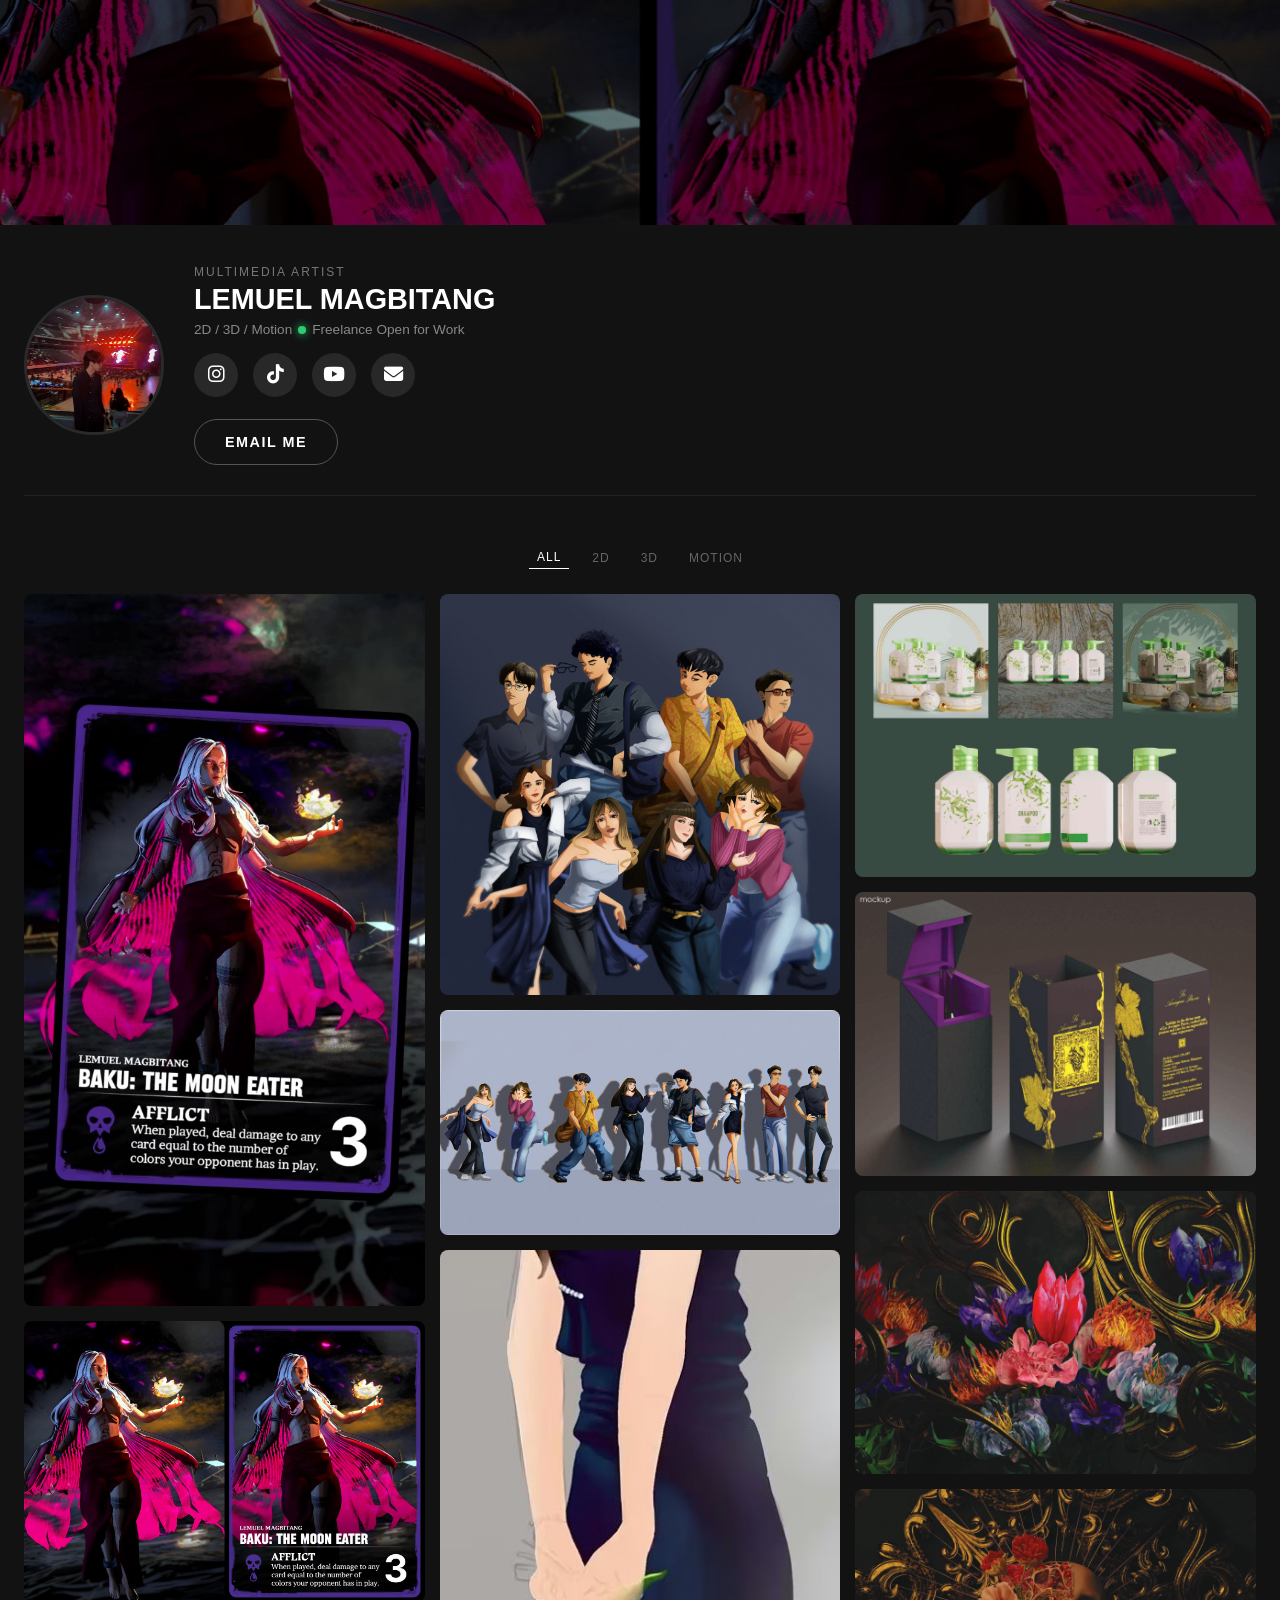
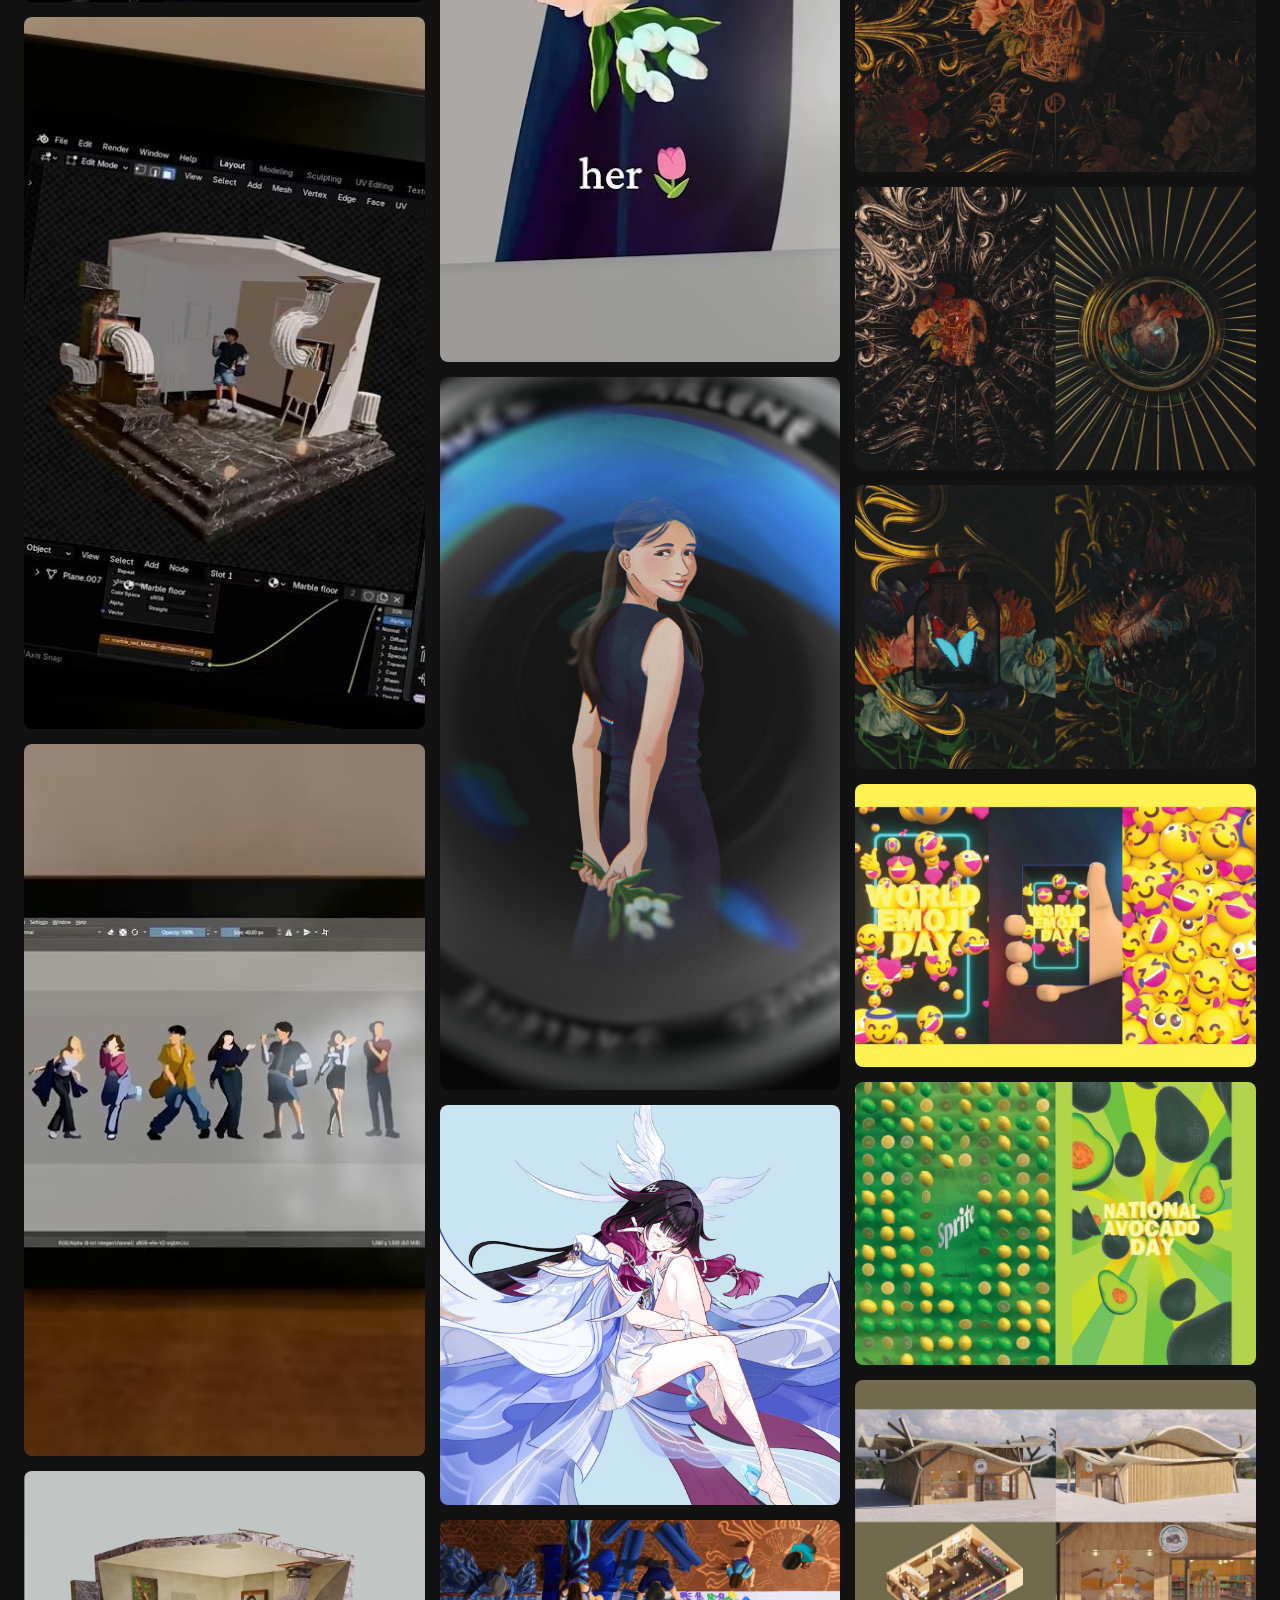
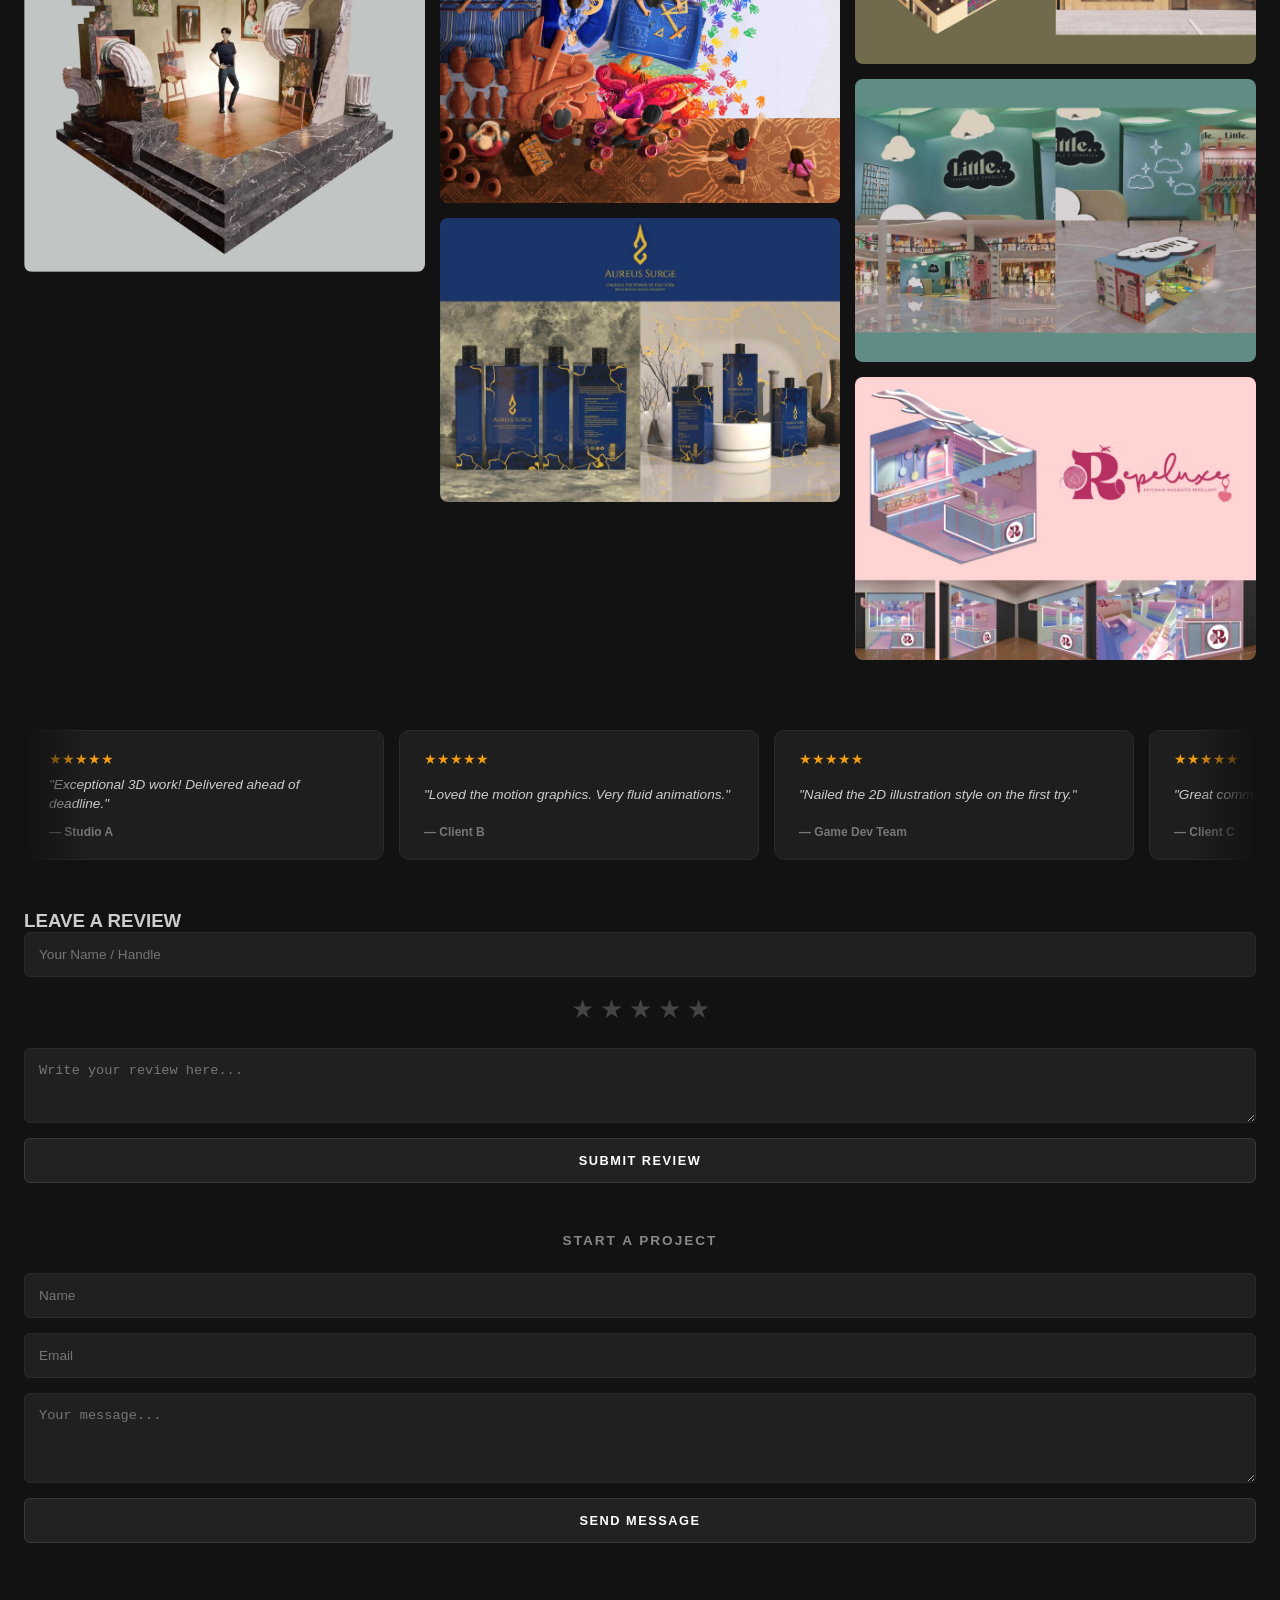
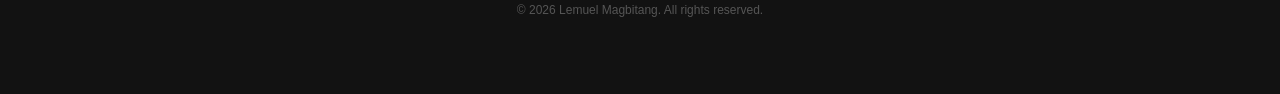
<file: index.html>
<!DOCTYPE html>
<html lang="en">
<head>
  <meta charset="UTF-8">
  <meta name="viewport" content="width=device-width, initial-scale=1.0">
  <title>Lemuel Magbitang | Multimedia Artist</title>
  
  <!-- Add your custom favicon/logo here -->
  <link rel="icon" type="image/jpeg" href="assets/profile.jpg">

  <link rel="stylesheet" href="css/style.css">
  <link rel="stylesheet" href="https://cdnjs.cloudflare.com/ajax/libs/font-awesome/6.4.0/css/all.min.css">
  <script src="js/script.js" defer></script>
</head>
<body>

  <!-- AUTOMATIC HERO BANNER (Pulls from latest gallery items automatically) -->
  <div class="hero-banner" id="heroBanner"></div>

  <main class="container">
    
    <!-- HEADER -->
    <header class="header">
      <img src="assets/profile.jpg" alt="Lemuel Magbitang" class="profile-pic">
      <div class="header-info">
        <span class="subtext-header">MULTIMEDIA ARTIST</span>
        <h1 class="name">LEMUEL MAGBITANG</h1>
        <p class="tagline">2D / 3D / Motion <span class="status-dot"></span> Freelance Open for Work</p>
        
        <div class="social-icons">
          <a href="https://www.instagram.com/llem_09?stkn=MjJyZnppdnZuMXB4" target="_blank" aria-label="Instagram"><i class="fa-brands fa-instagram"></i></a>
          <a href="https://www.tiktok.com/@artsoflem?_r=1&_t=ZS-99WQzkZcFst" target="_blank" aria-label="TikTok"><i class="fa-brands fa-tiktok"></i></a>
          <a href="https://youtube.com/@aol_lem?si=N5Up9vFaqnFI5G1z" target="_blank" aria-label="YouTube"><i class="fa-brands fa-youtube"></i></a>
          <a href="mailto:lemuelmagbitangt@gmail.com" aria-label="Email"><i class="fa-solid fa-envelope"></i></a>
        </div>
        <a href="mailto:lemuelmagbitangt@gmail.com" class="email-btn">EMAIL ME</a>
      </div>
    </header>

    <!-- PORTFOLIO SECTION -->
    <section class="section">
      <div class="filter-tabs">
        <button class="tab-btn active" data-filter="all">ALL</button>
        <button class="tab-btn" data-filter="2d">2D</button>
        <button class="tab-btn" data-filter="3d">3D</button>
        <button class="tab-btn" data-filter="motion">MOTION</button>
      </div>

      <div class="gallery-grid" id="galleryGrid">

        <!-- Gauntlet of Gods Render Challenge Baku:The Moon Eater ) -->
        <div class="gallery-item motion" data-youtube="https://www.youtube.com/shorts/9VeBW7Nd1Hc" data-desc="Gauntlet of Gods Render Challenge">
          <img src="assets/motion/thumbnail1.jpg" alt="Gauntlet of Gods Render Challenge Baku:The Moon Eater">
        </div>
        <!-- Gauntlet of Gods Render Challenge Baku:The Moon Eater Card ) -->
        <div class="gallery-item 3d" data-desc="Gauntlet of Gods Render Challenge Card">
          <img src="assets/3d/artwork0.jpg" alt="Baku:The Moon Eater Card">
        </div>
        <!-- Friends Gacha Animation 3D BTS ) -->
        <div class="gallery-item motion" data-youtube="https://www.youtube.com/shorts/fkiNDj_1gO4" data-desc="Personal Project">
          <img src="assets/motion/thumbnail3.jpg" alt="Friends Gacha Animation 3D BTS">
          </div>
        <!-- Friends Gacha Animation 2D BTS ) -->
        <div class="gallery-item motion" data-youtube="https://www.youtube.com/shorts/L8Wi_eQl8V4" data-desc="Personal Project">
          <img src="assets/motion/thumbnail2.jpg" alt="Friends Gacha Animation 2D BTS">
        </div>
        <!-- Friends Gacha Animation ) -->
        <div class="gallery-item motion" data-youtube="https://www.youtube.com/shorts/0jtvsBLRV7o" data-desc="Personal Project">
          <img src="assets/motion/thumbnail0.jpg" alt="Friends Gacha Animation">
        </div>
        <!-- Friends Gacha 2D Illustration 1 ) -->
        <div class="gallery-item 2d" data-desc="Personal Project">
          <img src="assets/2d/artwork3.jpg" alt="2D Illustration">
        </div>
        <!-- Friends Gacha 2D Illustration 0 ) -->
        <div class="gallery-item 2d" data-desc="Personal Project">
          <img src="assets/2d/artwork2.jpg" alt="2D Illustration">
        </div>
        <!-- Hons 2D Illustration BTS ) -->
        <div class="gallery-item motion" data-youtube="https://www.youtube.com/shorts/p1SZo1EydHA" data-desc="Personal Project">
          <img src="assets/motion/thumbnail4.jpg" alt="2D Illustration">
        </div>
        <!-- Hons 2D Illustration ) -->
        <div class="gallery-item 2d" data-desc="Personal Project">
          <img src="assets/2d/artwork1.jpg" alt="2D Illustration">
        </div>
        <!-- Columbina Illustration ) -->
        <div class="gallery-item 2d" data-desc="Character Design">
          <img src="assets/2d/artwork0.jpg" alt="2D Illustration">
        </div>
        <!-- 57th Shells NSAC Digital Fine Arts  ) -->
        <div class="gallery-item 2d" data-desc="5th Place - Shell National Student Art Competition">
          <img src="assets/2d/artwork4.jpg" alt="2D Illustration">
        </div>
        <!-- Product Visualization 0  ) -->
        <div class="gallery-item 3d" data-desc="Product Visualization - Aureus Surge Mens Shampoo">
          <img src="assets/3d/artwork1.jpg" alt="3D Product Visualization - Aureus Surge Mens Shampoo">
        </div>
        <!-- Product Visualization 1  ) -->
        <div class="gallery-item 3d" data-desc="Product Visualization - Moisturizing Shampoo">
          <img src="assets/3d/artwork2.jpg" alt="3D Product Visualization - Moisturizing Shampoo">
        </div>
        <!-- Product Packaging Mockup  ) -->
        <div class="gallery-item 3d" data-desc="Product Packaging Mockup">
          <img src="assets/3d/artwork3.jpg" alt="3D Product Packaging Mockup">
        </div>
        <!-- 3D Illustration 0  ) -->
        <div class="gallery-item 3d" data-desc="3D Illustration - Ephiphany: Florilegium">
          <img src="assets/3d/artwork4.jpg" alt="3D Illustration - Ephiphany: Florilegium">
        </div>
        <!-- 3D Illustration 1  ) -->
        <div class="gallery-item 3d" data-desc="3D Illustration - Ephiphany: The Half of Us">
          <img src="assets/3d/artwork5.jpg" alt="3D Illustration - Ephiphany: The Half of Us">
        </div>
        <!-- 3D Illustration 2  ) -->
        <div class="gallery-item 3d" data-desc="3D Illustration - Ephiphany Artworks">
          <img src="assets/3d/artwork6.jpg" alt="3D Illustration - Ephiphany Artworks">
        </div>
        <!-- 3D Illustration 3  ) -->
        <div class="gallery-item 3d" data-desc="3D Illustration - Ephiphany Artworks">
          <img src="assets/3d/artwork7.jpg" alt="3D Illustration - Ephiphany Artworks">
        </div>
        <!-- 3D Social Media Content 0  ) -->
        <div class="gallery-item 3d" data-desc="3D Social Media Content: World Emoji Day">
          <img src="assets/3d/artwork8.jpg" alt="3D Social Media Content: World Emoji Day">
        </div>
        <!-- 3D Social Media Content 1  ) -->
        <div class="gallery-item 3d" data-desc="3D Posters">
          <img src="assets/3d/artwork9.jpg" alt="3D Posters">
        </div>
        <!-- H2oh! 3D Store Mockup Layout & Design  ) -->
        <div class="gallery-item 3d" data-desc="H2oh! 3D Store Mockup Layout & Design">
          <img src="assets/3d/artwork10.jpg" alt="H2oh! 3D Store Mockup Layout & Design">
        </div>
        <!-- Little Sprinkle & Sparkle 3D Store Mockup Layout & Design  ) -->
        <div class="gallery-item 3d" data-desc="Little Sprinkle & Sparkle 3D Store Mockup Layout & Design">
          <img src="assets/3d/artwork11.jpg" alt="Little Sprinkle & Sparkle 3D Store Mockup Layout & Design">
        </div>
        <!-- Repeluxe 3D Store Mockup Layout & Design  ) -->
        <div class="gallery-item 3d" data-desc="Repeluxe 3D Store Mockup Layout & Design">
          <img src="assets/3d/artwork12.jpg" alt="Repeluxe 3D Store Mockup Layout & Design">
        </div>

      </div>
    </section>

    <!-- AUTOMATIC HORIZONTAL SCROLLING REVIEWS -->
    <section class="section">
      
      <div class="marquee-wrapper">
        <div class="marquee-track">
          <div class="review-card">
            <div class="stars">★★★★★</div>
            <p class="review-text">"Exceptional 3D work! Delivered ahead of deadline."</p>
            <span class="review-author">— Studio A</span>
          </div>
          <div class="review-card">
            <div class="stars">★★★★★</div>
            <p class="review-text">"Loved the motion graphics. Very fluid animations."</p>
            <span class="review-author">— Client B</span>
          </div>
          <div class="review-card">
            <div class="stars">★★★★★</div>
            <p class="review-text">"Nailed the 2D illustration style on the first try."</p>
            <span class="review-author">— Game Dev Team</span>
          </div>
          <div class="review-card">
            <div class="stars">★★★★★</div>
            <p class="review-text">"Great communication and top-tier artistic skills."</p>
            <span class="review-author">— Client C</span>
          </div>
        </div>
      </div>

      <!-- LEAVE A REVIEW FORM WITH STAR RATING -->
      <div class="form-container">
        <h3 class="form-title">LEAVE A REVIEW</h3>
        <form class="simple-form" action="https://api.web3forms.com/submit" method="POST">
  <!-- Use the exact same Access Key from your contact form -->
  <input type="hidden" name="apikey" value="b0a32379-4abd-4770-a9eb-c9f39b45e7d3">
  <input type="hidden" name="subject" value="New Portfolio Review Received!">
  
  <input type="text" name="name" placeholder="Your Name / Handle" required>
  
  <!-- Star Rating Input -->
  <div class="star-rating">
    <input type="radio" id="star5" name="rating" value="5" required/><label for="star5" title="5 stars">★</label>
    <input type="radio" id="star4" name="rating" value="4"/><label for="star4" title="4 star">★</label>
    <input type="radio" id="star3" name="rating" value="3"/><label for="star3" title="3 stars">★</label>
    <input type="radio" id="star2" name="rating" value="2"/><label for="star2" title="2 stars">★</label>
    <input type="radio" id="star1" name="rating" value="1"/><label for="star1" title="1 star">★</label>
  </div>

  <textarea name="review" rows="3" placeholder="Write your review here..." required></textarea>
  <button type="submit" class="submit-btn">SUBMIT REVIEW</button>
</form>
      </div>
    </section>

    <!-- COMMISSIONS / CONTACT FORM -->
    <section class="section">
      <h2 class="section-title">START A PROJECT</h2>
      <div class="form-container">
        <form class="simple-form" action="https://api.web3forms.com/submit" method="POST">
  <!-- Replace with your Access Key from your email -->
  <input type="hidden" name="apikey" value="15822b98-f9a5-42fe-86f0-149ed102f521">

  <input type="text" name="name" placeholder="Name" required>
  <input type="email" name="email" placeholder="Email" required>
  <textarea name="message" rows="4" placeholder="Your message..." required></textarea>

  <button type="submit" class="submit-btn">SEND MESSAGE</button>
</form>
      </div>
    </section>

    <footer>
      <p>&copy; 2026 Lemuel Magbitang. All rights reserved.</p>
    </footer>

  </main>

  <!-- LIGHTBOX / FULL VIEW MODAL WITH WATERMARK PROTECTION -->
  <div class="lightbox-modal" id="lightbox">
    <span class="lightbox-close" id="lightboxClose">&times;</span>
    <div class="lightbox-nav lightbox-prev"><i class="fa-solid fa-chevron-left"></i></div>
    <div class="lightbox-nav lightbox-next"><i class="fa-solid fa-chevron-right"></i></div>
    <div class="lightbox-content-wrapper">
      <div id="lightboxMediaContainer"></div>
    </div>
  </div>

</body>
</html>
</file>
<file: css/style.css>
* {
  margin: 0;
  padding: 0;
  box-sizing: border-box;
}

body {
  background-color: #121212;
  color: #cccccc;
  font-family: -apple-system, BlinkMacSystemFont, "Segoe UI", Roboto, Helvetica, Arial, sans-serif;
  overflow-x: hidden;
}

/* AUTOMATIC HERO BANNER */
.hero-banner {
  width: 100%;
  height: 25vh; /* Slimmer profile */
  position: relative;
  overflow: hidden;
  background: #000000;
}

.slide {
  position: absolute;
  inset: 0;
  opacity: 0;
  transition: opacity 1.5s ease-in-out;
}

.slide.active {
  opacity: 0.45;
}

.slide img {
  width: 100%;
  height: 100%;
  object-fit: cover;
  transform: scale(1.15); /* Scaled slightly higher for multi-directional pan */
  animation: panImage 18s infinite alternate ease-in-out;
}

@keyframes panImage {
  0% { transform: scale(1.15) translate(0, 0); }
  33% { transform: scale(1.2) translate(1.5%, -1.5%); }
  66% { transform: scale(1.15) translate(-1.5%, 1%); }
  100% { transform: scale(1.2) translate(1%, 1.5%); }
}

/* CONTAINER & HEADER */
.container {
  width: 100%;
  max-width: 1280px; /* Widened layout to fill side gaps */
  margin: 30px auto 50px auto; /* Removed -60px negative overlap */
  padding: 0 24px;
  position: relative;
  z-index: 10;
}

.header {
  display: flex;
  align-items: center;
  gap: 30px;
  background: transparent; /* Simple layout without card background */
  padding: 10px 0 30px 0;
  border-bottom: 1px solid #222;
  margin-bottom: 40px;
}

.profile-pic {
  width: 140px;
  height: 140px;
  border-radius: 50%;
  object-fit: cover;
  border: 3px solid #2a2a2a;
}

.subtext-header { font-size: 0.75rem; letter-spacing: 2px; color: #777; display: block; margin-bottom: 4px; }
.name { font-size: 1.8rem; font-weight: 600; color: #fff; }
.tagline { font-size: 0.85rem; color: #888; margin: 6px 0 16px 0; display: flex; align-items: center; }

.status-dot {
  display: inline-block; width: 8px; height: 8px; 
  background-color: #2ecc71; border-radius: 50%; 
  box-shadow: 0 0 8px #2ecc71; margin: 0 6px;
}

.social-icons { display: flex; gap: 15px; margin-bottom: 22px; }
.social-icons a {
  color: #fff; background: #282828; width: 44px; height: 44px;
  border-radius: 50%; display: flex; align-items: center; justify-content: center;
  text-decoration: none; font-size: 1.2rem; transition: background 0.3s, transform 0.2s;
}
.social-icons a:hover { background: #444; transform: scale(1.1); }

.email-btn {
  display: inline-block; padding: 14px 30px; border-radius: 30px;
  color: #fff; border: 1px solid #555; text-decoration: none; font-weight: 600;
  font-size: 0.9rem; letter-spacing: 1.5px; transition: all 0.3s;
}
.email-btn:hover { background: #fff; color: #000; }

/* SECTIONS & TABS */
.section { margin-top: 50px; }
.section-title { font-size: 0.85rem; letter-spacing: 2px; color: #888; margin-bottom: 25px; text-align: center; }

.filter-tabs { display: flex; justify-content: center; gap: 15px; margin-bottom: 25px; }
.tab-btn {
  background: none; border: none; color: #666; font-size: 0.75rem;
  letter-spacing: 1px; cursor: pointer; padding: 4px 8px;
}
.tab-btn.active, .tab-btn:hover { color: #fff; border-bottom: 1px solid #fff; }

/* --- TRUE MASONRY DYNAMIC GRID --- */
.gallery-grid {
  columns: 3 260px;
  column-gap: 15px;
}

.gallery-item {
  break-inside: avoid;
  margin-bottom: 15px;
  border-radius: 8px;
  overflow: hidden;
  background: #1a1a1a;
  cursor: pointer;
  position: relative;
  transition: transform 0.3s ease, box-shadow 0.3s ease;
}

.gallery-item img {
  width: 100%;
  height: auto; /* Preserves exact natural aspect ratio */
  display: block;
}

.gallery-item:hover {
  transform: translateY(-4px) scale(1.02);
  box-shadow: 0 10px 20px rgba(0,0,0,0.8);
  z-index: 2;
}

.gallery-item::after {
  content: attr(data-desc);
  position: absolute;
  bottom: 0; left: 0; right: 0;
  background: linear-gradient(transparent, rgba(0,0,0,0.9));
  color: #fff;
  padding: 30px 15px 15px 15px;
  font-size: 0.85rem;
  font-weight: 600;
  transform: translateY(100%);
  transition: transform 0.3s ease;
  pointer-events: none;
}

.gallery-item:hover::after {
  transform: translateY(0);
}

/* --- HORIZONTAL SCROLLING REVIEWS --- */
.marquee-wrapper {
  overflow: hidden;
  width: 100%;
  padding: 20px 0;
  margin-bottom: 30px;
  /* Adds edge-to-edge transparency blur masks instead of borders */
  mask-image: linear-gradient(to right, transparent, black 10%, black 90%, transparent);
  -webkit-mask-image: linear-gradient(to right, transparent, black 5%, black 95%, transparent);
}

.marquee-track {
  display: flex;
  gap: 15px;
  width: max-content;
  animation: scrollMarquee 22s linear infinite;
}

.marquee-track:hover {
  animation-play-state: paused;
}

@keyframes scrollMarquee {
  0% { transform: translateX(0); }
  100% { transform: translateX(-50%); }
}

.review-card {
  background: #1e1e1e;
  padding: 20px 24px;
  border-radius: 10px;
  border: 1px solid #2a2a2a;
  width: 360px; /* Expanded for longer texts to fit neatly */
  height: auto;
  flex-shrink: 0;
  display: flex;
  flex-direction: column;
  justify-content: space-between;
}

.stars {
  color: #f39c12;
  font-size: 0.85rem;
  margin-bottom: 8px;
}

.review-text {
  font-style: italic;
  font-size: 0.85rem;
  color: #cccccc;
  line-height: 1.4;
}

.review-author {
  display: block;
  margin-top: 12px;
  font-size: 0.75rem;
  color: #777777;
  font-weight: 600;
}

/* --- STAR RATING FORM FIX --- */
.star-rating {
  display: flex;
  flex-direction: row-reverse;
  justify-content: center;
  gap: 6px;
  margin: 5px 0 10px 0;
}

/* Hide raw radio buttons completely */
.star-rating input[type="radio"] {
  display: none !important;
}

.star-rating label {
  font-size: 1.6rem;
  color: #444444;
  cursor: pointer;
  transition: color 0.2s ease;
  line-height: 1;
}

.star-rating input:checked ~ label,
.star-rating label:hover,
.star-rating label:hover ~ label {
  color: #f39c12;
}

.simple-form {
  display: flex;
  flex-direction: column;
  gap: 15px; /* Clean, consistent spacing between all fields */
}

input, select, textarea {
  width: 100%; background: #202020; border: 1px solid #2a2a2a;
  padding: 14px; border-radius: 6px; color: #fff; font-size: 0.85rem; outline: none;
}
input:focus, select:focus, textarea:focus { border-color: #555; }

textarea {
  resize: vertical;
  max-width: 100%;
}

.submit-btn {
  width: 100%;
  background: #222222;
  color: #ffffff;
  border: 1px solid #3a3a3a;
  padding: 14px;
  border-radius: 6px;
  font-size: 0.8rem;
  font-weight: 600;
  letter-spacing: 1.5px;
  cursor: pointer;
  transition: all 0.3s ease;
}

.submit-btn:hover {
  background: #ffffff;
  color: #000000;
  border-color: #ffffff;
}

/* LIGHTBOX MODAL & WATERMARK */
.lightbox-modal {
  display: none; position: fixed; inset: 0; z-index: 1000;
  background: rgba(0, 0, 0, 0.92); backdrop-filter: blur(5px);
  align-items: center; justify-content: center; padding: 20px;
}
.lightbox-modal.active { display: flex; }

.lightbox-close {
  position: absolute; top: 20px; right: 30px; font-size: 2rem;
  color: #fff; cursor: pointer; z-index: 1002;
}

.lightbox-nav {
  position: absolute; top: 50%; transform: translateY(-50%);
  font-size: 2rem; color: #fff; cursor: pointer; z-index: 1002;
  padding: 20px; opacity: 0.6; transition: opacity 0.3s;
}
.lightbox-nav:hover { opacity: 1; }
.lightbox-prev { left: 10px; }
.lightbox-next { right: 10px; }

.lightbox-content-wrapper {
  position: relative;
  max-width: 90vw;
  max-height: 85vh;
  display: flex;
  align-items: center;
  justify-content: center;
  user-select: none;
  -webkit-user-drag: none;
}

.lightbox-content-wrapper img {
  width: auto;
  height: auto;
  max-width: 90vw;
  max-height: 85vh;
  object-fit: contain;
  border-radius: 6px;
  box-shadow: 0 10px 30px rgba(0,0,0,0.8);
}

/* Standard Horizontal YouTube Videos (16:9) */
.lightbox-content-wrapper iframe.horizontal-video {
  width: 80vw;
  height: 45vw;
  max-height: 80vh;
  aspect-ratio: 16 / 9;
  border: none;
}

/* Vertical YouTube Shorts (9:16) */
.lightbox-content-wrapper iframe.vertical-video {
  width: min(85vw, 48vh);
  height: 80vh;
  aspect-ratio: 9 / 16;
  max-height: 85vh;
  border: none;
}

footer { text-align: center; margin-top: 60px; padding-bottom: 20px; font-size: 0.75rem; color: #555; }

@media (max-width: 600px) {
  .header { flex-direction: column; text-align: center; }
  .social-icons { justify-content: center; }
  .gallery-grid { 
    columns: 2 140px; 
    column-gap: 10px; 
  }
  .gallery-item { 
    margin-bottom: 10px; 
  }
}
</file>
